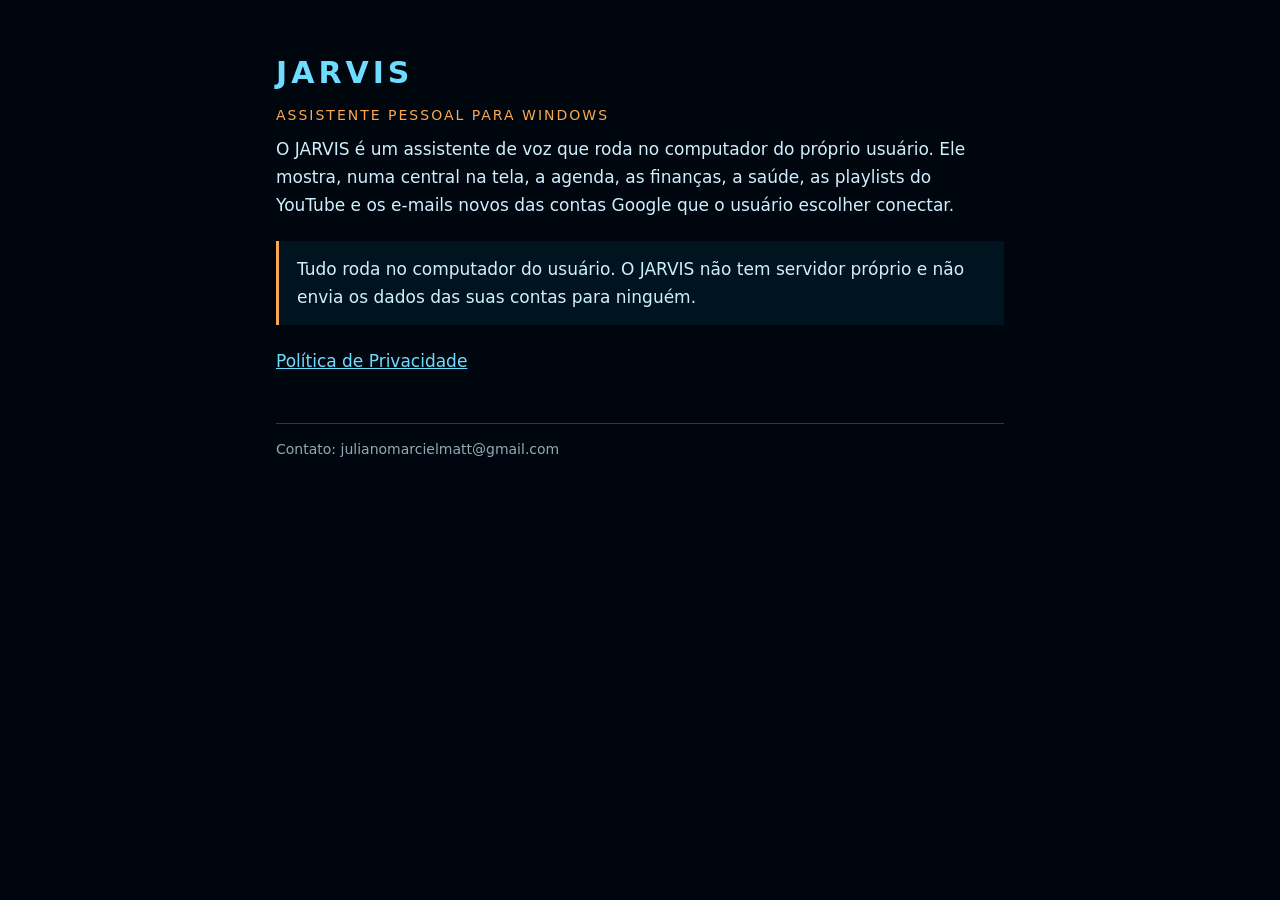
<file: index.html>
<!doctype html>
<html lang="pt-BR">
<head>
<meta charset="utf-8">
<meta name="viewport" content="width=device-width, initial-scale=1">
<title>JARVIS</title>
<link rel="stylesheet" href="style.css">
</head>
<body>
<main>
  <h1>JARVIS</h1>
  <div class="sub">ASSISTENTE PESSOAL PARA WINDOWS</div>
  <p>O JARVIS é um assistente de voz que roda no computador do próprio usuário. Ele mostra, numa central na tela, a agenda, as finanças, a saúde, as playlists do YouTube e os e-mails novos das contas Google que o usuário escolher conectar.</p>
  <div class="card">Tudo roda no computador do usuário. O JARVIS não tem servidor próprio e não envia os dados das suas contas para ninguém.</div>
  <p><a href="privacidade.html">Política de Privacidade</a></p>
  <footer>Contato: julianomarcielmatt@gmail.com</footer>
</main>
</body>
</html>
</file>
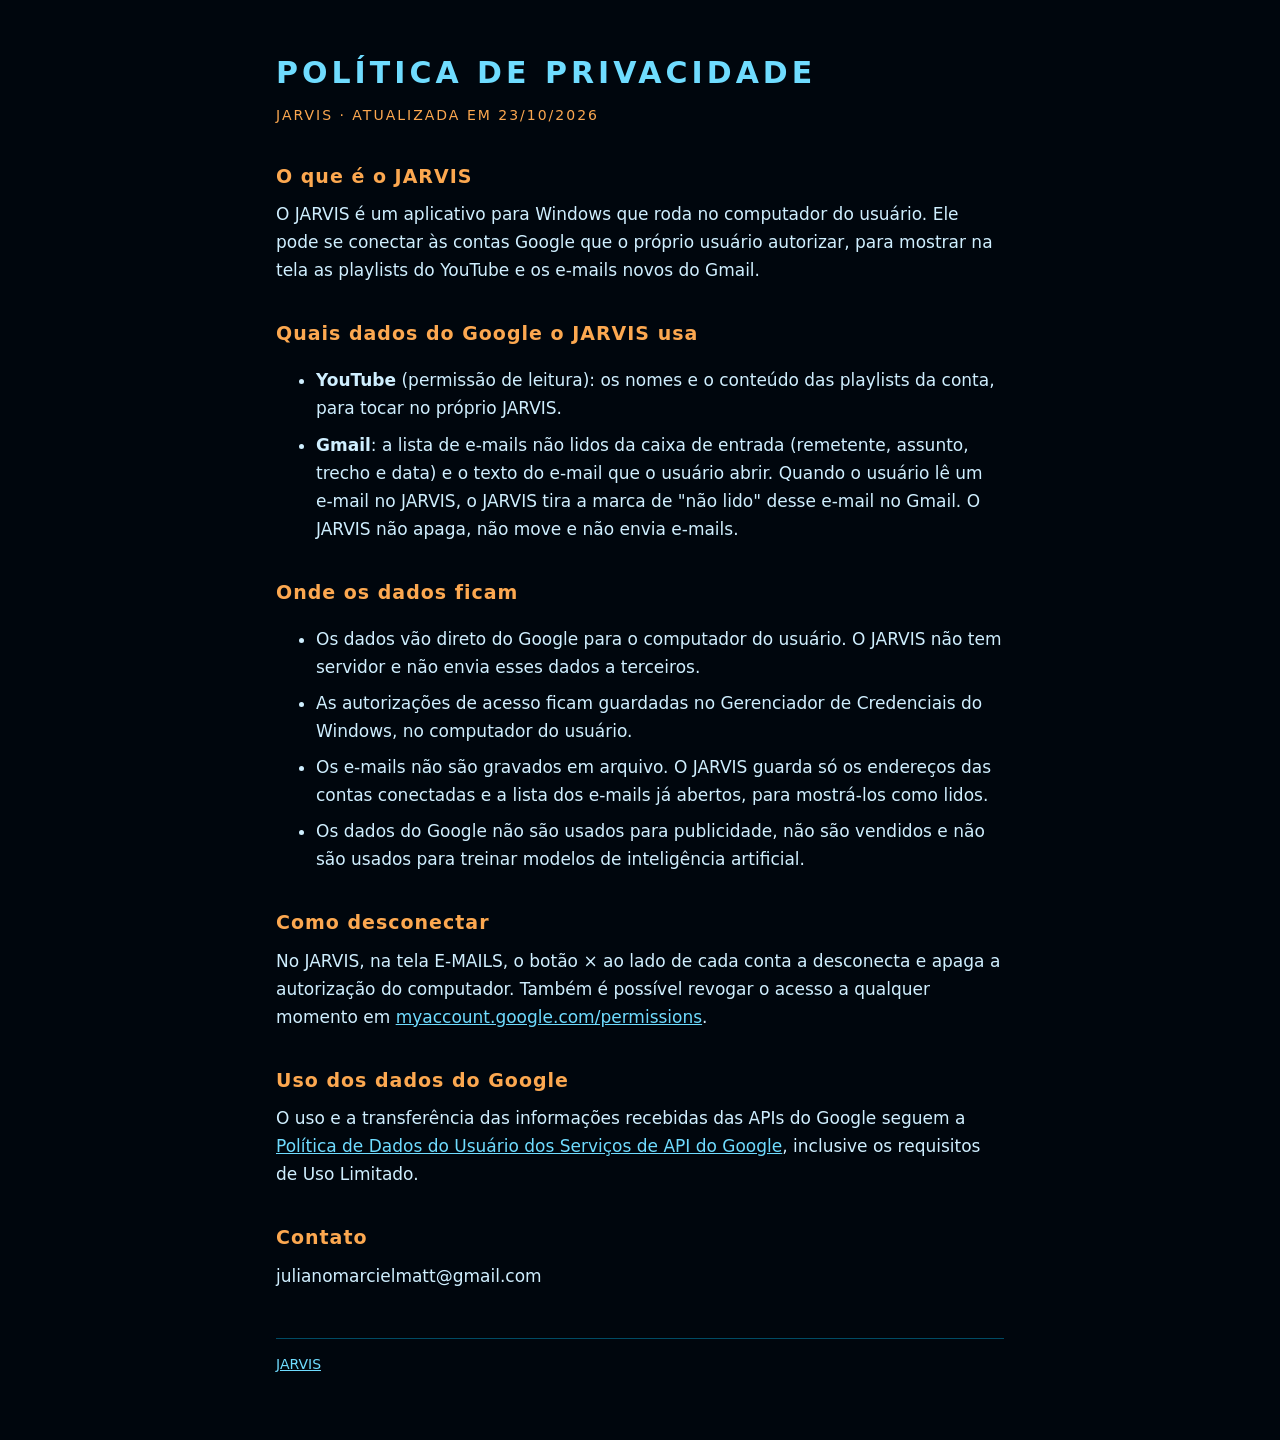
<file: privacidade.html>
<!doctype html>
<html lang="pt-BR">
<head>
<meta charset="utf-8">
<meta name="viewport" content="width=device-width, initial-scale=1">
<title>Privacidade do JARVIS</title>
<link rel="stylesheet" href="style.css">
</head>
<body>
<main>
  <h1>POLÍTICA DE PRIVACIDADE</h1>
  <div class="sub">JARVIS · ATUALIZADA EM 23/10/2026</div>

  <h2>O que é o JARVIS</h2>
  <p>O JARVIS é um aplicativo para Windows que roda no computador do usuário. Ele pode se conectar às contas Google que o próprio usuário autorizar, para mostrar na tela as playlists do YouTube e os e-mails novos do Gmail.</p>

  <h2>Quais dados do Google o JARVIS usa</h2>
  <ul>
    <li><b>YouTube</b> (permissão de leitura): os nomes e o conteúdo das playlists da conta, para tocar no próprio JARVIS.</li>
    <li><b>Gmail</b>: a lista de e-mails não lidos da caixa de entrada (remetente, assunto, trecho e data) e o texto do e-mail que o usuário abrir. Quando o usuário lê um e-mail no JARVIS, o JARVIS tira a marca de "não lido" desse e-mail no Gmail. O JARVIS não apaga, não move e não envia e-mails.</li>
  </ul>

  <h2>Onde os dados ficam</h2>
  <ul>
    <li>Os dados vão direto do Google para o computador do usuário. O JARVIS não tem servidor e não envia esses dados a terceiros.</li>
    <li>As autorizações de acesso ficam guardadas no Gerenciador de Credenciais do Windows, no computador do usuário.</li>
    <li>Os e-mails não são gravados em arquivo. O JARVIS guarda só os endereços das contas conectadas e a lista dos e-mails já abertos, para mostrá-los como lidos.</li>
    <li>Os dados do Google não são usados para publicidade, não são vendidos e não são usados para treinar modelos de inteligência artificial.</li>
  </ul>

  <h2>Como desconectar</h2>
  <p>No JARVIS, na tela E-MAILS, o botão × ao lado de cada conta a desconecta e apaga a autorização do computador. Também é possível revogar o acesso a qualquer momento em <a href="https://myaccount.google.com/permissions">myaccount.google.com/permissions</a>.</p>

  <h2>Uso dos dados do Google</h2>
  <p>O uso e a transferência das informações recebidas das APIs do Google seguem a <a href="https://developers.google.com/terms/api-services-user-data-policy">Política de Dados do Usuário dos Serviços de API do Google</a>, inclusive os requisitos de Uso Limitado.</p>

  <h2>Contato</h2>
  <p>julianomarcielmatt@gmail.com</p>

  <footer><a href="index.html">JARVIS</a></footer>
</main>
</body>
</html>
</file>
<file: style.css>
:root { --bg: #00060d; --text: #cfefff; --cyan: #6fdcff; --amber: #fca850; --line: rgba(0, 160, 206, 0.45); }
* { box-sizing: border-box; }
body { margin: 0; background: var(--bg); color: var(--text); font: 17px/1.65 system-ui, "Segoe UI", sans-serif; }
main { max-width: 760px; margin: 0 auto; padding: 48px 16px 64px; }
h1 { color: var(--cyan); letter-spacing: 4px; font-size: 30px; margin: 0 0 6px; }
h2 { color: var(--amber); font-size: 19px; letter-spacing: 1px; margin: 34px 0 8px; }
p, li { margin: 8px 0; }
a { color: var(--cyan); }
.sub { color: var(--amber); letter-spacing: 2px; font-size: 14px; }
.card { border-left: 3px solid var(--amber); background: rgba(0, 60, 90, 0.25); padding: 14px 18px; margin: 22px 0; }
footer { margin-top: 48px; padding-top: 14px; border-top: 1px solid var(--line); font-size: 14px; color: rgba(207, 239, 255, 0.7); }
</file>
